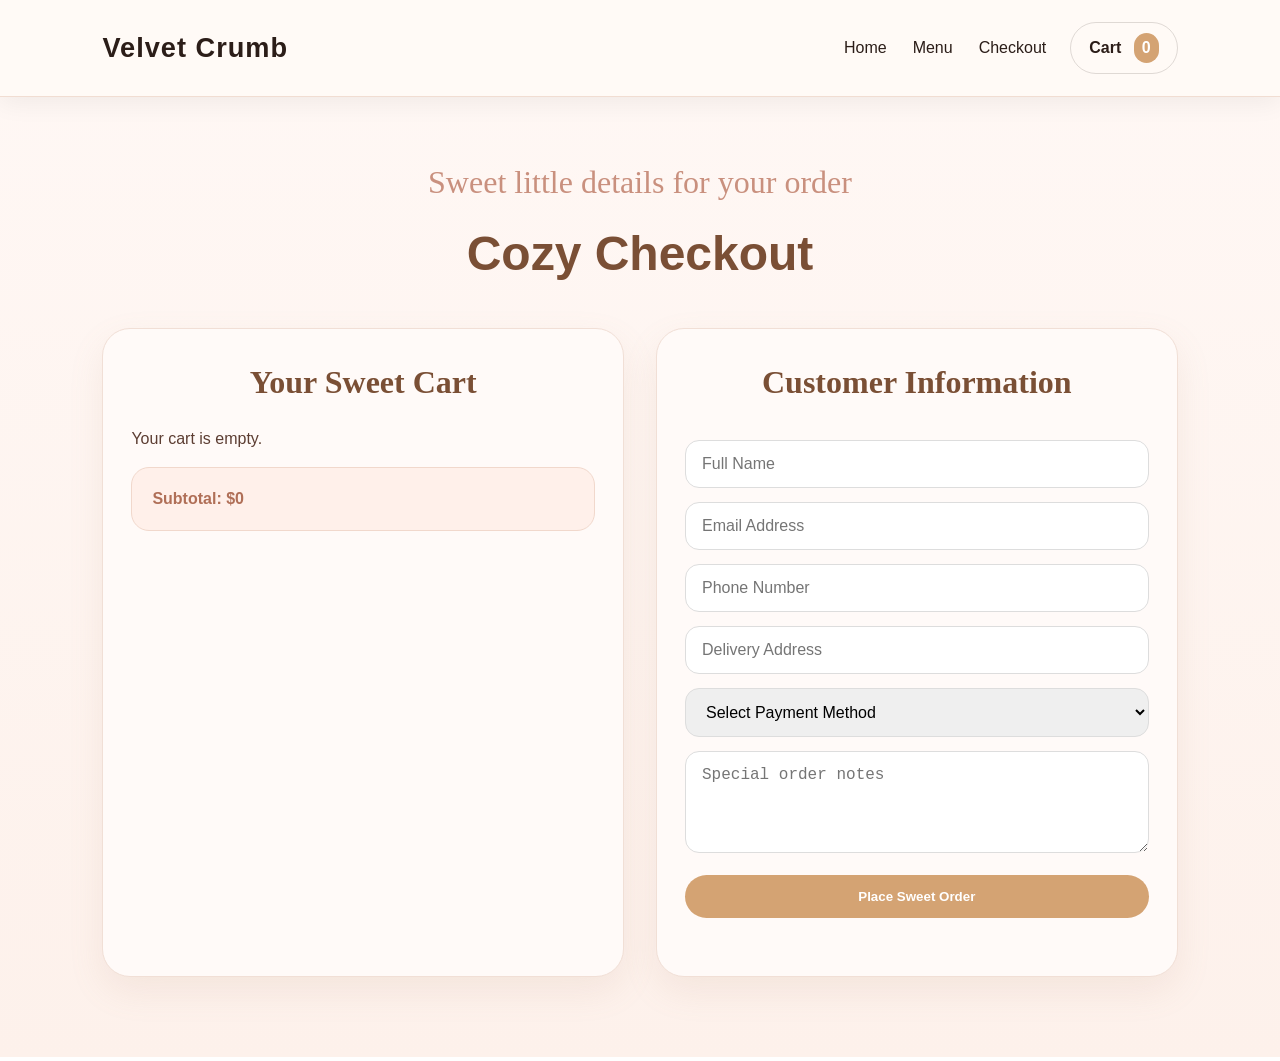
<file: checkout.html>
<!DOCTYPE html>
<html lang="en">
<head>
    <meta charset="UTF-8">
    <meta name="viewport" content="width=device-width, initial-scale=1.0">
    <title>Checkout | Velvet Crumb Bakery</title>
    <link rel="stylesheet" href="style.css">
</head>
<body class="checkout-page">

    <nav class="navbar light-nav cozy-nav">
        <div class="logo dark-logo">Velvet Crumb</div>
    
        <button class="menu-toggle dark-toggle" id="menu-toggle" aria-label="Open menu">
            ☰
        </button>
    
        <div class="nav-menu" id="nav-menu">
            <ul class="nav-links dark-links">
                <li><a href="index.html">Home</a></li>
                <li><a href="index.html#products">Menu</a></li>
                <li><a href="checkout.html">Checkout</a></li>
            </ul>
    
            <a href="checkout.html" class="cart-link dark-cart">
                Cart <span id="cart-count">0</span>
            </a>
        </div>
    </nav>

    <section class="section checkout-section">
        <p class="checkout-subtitle">Sweet little details for your order</p>
        <h1 class="checkout-title">Cozy Checkout</h1>

        <div class="checkout-layout">
            <div class="cart-panel cozy-panel">
                <h2>Your Sweet Cart</h2>
                <div id="cart-items"></div>
                <div class="cart-summary">
                    <p>Subtotal: <span id="cart-total">$0</span></p>
                </div>
            </div>

            <form class="checkout-form cozy-form" onsubmit="placeOrder(event)">
                <h2>Customer Information</h2>

                <input type="text" id="name" placeholder="Full Name" required>
                <input type="email" id="email" placeholder="Email Address" required>
                <input type="text" id="phone" placeholder="Phone Number" required>
                <input type="text" id="address" placeholder="Delivery Address" required>

                <select id="payment" required>
                    <option value="">Select Payment Method</option>
                    <option>Credit Card</option>
                    <option>Debit Card</option>
                    <option>Cash on Delivery</option>
                </select>

                <textarea id="notes" rows="4" placeholder="Special order notes"></textarea>

                <button type="submit" class="btn full-btn cozy-btn">Place Sweet Order</button>
                <p id="order-message" class="order-message"></p>
            </form>
        </div>
    </section>

    <script src="script.js"></script>
</body>
</html>
</file>
<file: style.css>
*{
    margin: 0;
    padding: 0;
    box-sizing: border-box;
}

html{
    scroll-behavior: smooth;
}

body{
    font-family: Arial, sans-serif;
    background: #fffaf6;
    color: #2b1d18;
    line-height: 1.6;
    overflow-x: hidden;
}

img{
    max-width: 100%;
    display: block;
}

/* Navbar */
.navbar{
    width: 100%;
    display: flex;
    justify-content: space-between;
    align-items: center;
    gap: 20px;
    padding: 22px 8%;
    position: relative;
}

.logo{
    font-size: 1.7rem;
    font-weight: 700;
    letter-spacing: 1px;
    color: white;
}

.nav-menu{
    display: flex;
    align-items: center;
    gap: 24px;
}

.nav-links{
    list-style: none;
    display: flex;
    gap: 26px;
}

.nav-links a{
    text-decoration: none;
    color: white;
    font-weight: 500;
    transition: 0.3s;
}

.nav-links a:hover{
    color: #f1c27d;
}

.cart-link{
    text-decoration: none;
    color: white;
    border: 1px solid rgba(255,255,255,0.5);
    padding: 10px 18px;
    border-radius: 999px;
    font-weight: 600;
}

#cart-count{
    display: inline-block;
    min-width: 24px;
    text-align: center;
    margin-left: 8px;
    background: #d4a373;
    color: white;
    border-radius: 999px;
    padding: 2px 8px;
}

/* Toggle button */
.menu-toggle{
    display: none;
    background: transparent;
    border: none;
    color: white;
    font-size: 2rem;
    cursor: pointer;
}

.dark-toggle{
    color: #2b1d18;
}

/* Light navbar */
.light-nav{
    background: white;
    box-shadow: 0 6px 24px rgba(0,0,0,0.06);
}

.dark-logo{
    color: #2b1d18;
}

.dark-links a{
    color: #2b1d18;
}

.dark-cart{
    color: #2b1d18;
    border: 1px solid rgba(43,29,24,0.15);
}

/* Mobile navbar */
@media (max-width: 768px){
    .menu-toggle{
        display: block;
    }

    .nav-menu{
        display: none;
        position: absolute;
        top: 100%;
        right: 8%;
        width: 260px;
        background: rgba(43, 29, 24, 0.96);
        border-radius: 20px;
        padding: 20px;
        flex-direction: column;
        align-items: flex-start;
        box-shadow: 0 12px 30px rgba(0,0,0,0.2);
        z-index: 1000;
    }

    .nav-menu.active{
        display: flex;
    }

    .nav-links{
        width: 100%;
        flex-direction: column;
        gap: 14px;
    }

    .nav-links a{
        color: white;
    }

    .cart-link{
        width: 100%;
        text-align: center;
        margin-top: 10px;
    }

    .dark-links a{
        color: white;
    }

    .dark-cart{
        color: white;
        border: 1px solid rgba(255,255,255,0.3);
    }

    .light-nav .nav-menu{
        background: #fff7f2;
    }

    .light-nav .dark-links a{
        color: #2b1d18;
    }

    .light-nav .dark-cart{
        color: #2b1d18;
        border: 1px solid rgba(43,29,24,0.15);
    }
}

.dark-logo{
    color: #2b1d18;
}

.dark-links a{
    color: #2b1d18;
}

.dark-cart{
    color: #2b1d18;
    border: 1px solid rgba(43,29,24,0.15);
}

/* Hero */
.hero{
    min-height: 100vh;
    background: url("backdrop.jpg") center/cover no-repeat;
    display: flex;
    flex-direction: column;
}

.hero-content{
    flex: 1;
    display: flex;
    flex-direction: column;
    justify-content: center;
    max-width: 760px;
    padding: 40px 8%;
    color: white;
}

.eyebrow{
    text-transform: uppercase;
    letter-spacing: 3px;
    font-size: 0.9rem;
    margin-bottom: 16px;
}

.hero-content h1{
    font-size: clamp(2.2rem, 6vw, 4rem);
    line-height: 1.1;
    margin-bottom: 20px;
}

.hero-content p{
    font-size: clamp(1rem, 2vw, 1.1rem);
    max-width: 620px;
    margin-bottom: 30px;
}

.btn{
    display: inline-block;
    text-decoration: none;
    background: #d4a373;
    color: white;
    border: none;
    padding: 14px 28px;
    border-radius: 999px;
    font-weight: 700;
    cursor: pointer;
    transition: 0.3s;
    text-align: center;
}

.btn:hover{
    background: #b08968;
}

/* Sections */
.section{
    padding: 80px 8%;
}

.section h2{
    font-size: clamp(2rem, 4vw, 2.5rem);
    text-align: center;
    margin-bottom: 18px;
}

.intro p{
    max-width: 760px;
    margin: 0 auto;
    text-align: center;
    color: #6d5a52;
}

/* Display image section */
.display-section{
    padding: 20px 8% 60px;
}

.display-section img{
    width: 100%;
    height: 500px;
    object-fit: cover;
    border-radius: 22px;
    box-shadow: 0 15px 40px rgba(0,0,0,0.1);
}

/* Products */
.product-grid{
    display: grid;
    grid-template-columns: repeat(3, minmax(0, 1fr));
    gap: 28px;
    margin-top: 40px;
}

.card{
    background: white;
    border-radius: 22px;
    overflow: hidden;
    box-shadow: 0 12px 30px rgba(0,0,0,0.08);
    transition: transform 0.3s, box-shadow 0.3s;
}

.card:hover{
    transform: translateY(-6px);
    box-shadow: 0 18px 40px rgba(0,0,0,0.12);
}

.card img{
    width: 100%;
    height: 240px;
    object-fit: cover;
    transition: 0.4s;
}

.card:hover img{
    transform: scale(1.05);
}

.card-body{
    padding: 22px;
}

.card-body h3{
    font-size: 1.35rem;
    margin-bottom: 10px;
}

.card-body p{
    color: #6f5f58;
    margin-bottom: 18px;
}

.product-row{
    display: flex;
    justify-content: space-between;
    align-items: center;
    gap: 12px;
    flex-wrap: wrap;
}

.price{
    font-size: 1.2rem;
    font-weight: 700;
    color: #b08968;
}

.card button{
    border: none;
    background: #d4a373;
    color: white;
    border-radius: 999px;
    padding: 12px 18px;
    font-weight: 700;
    cursor: pointer;
    transition: 0.3s;
}

.card button:hover{
    background: #b08968;
}

/* Checkout */
.checkout-page{
    background: linear-gradient(to bottom, #fff8f5, #fdf1eb);
    color: #5c3d32;
}

.cozy-nav{
    background: rgba(255, 250, 246, 0.95);
    backdrop-filter: blur(8px);
    border-bottom: 1px solid #f1ddd2;
}

.checkout-section{
    padding-top: 60px;
}

.checkout-subtitle{
    text-align: center;
    font-family: "Brush Script MT", cursive;
    font-size: 2rem;
    color: #c9907e;
    margin-bottom: 8px;
}

.checkout-title{
    text-align: center;
    font-size: clamp(2rem, 5vw, 3rem);
    color: #7a4f35;
    margin-bottom: 35px;
}

.cozy-panel,
.cozy-form{
    background: #fffaf8;
    border: 1px solid #f1dfd6;
    border-radius: 28px;
    box-shadow: 0 14px 35px rgba(181, 138, 117, 0.12);
}

.cozy-panel h2,
.cozy-form h2{
    color: #7a4f35;
    font-family: "Brush Script MT", cursive;
    font-size: 2rem;
    margin-bottom: 18px;
}

.checkout-layout{
    display: grid;
    grid-template-columns: 1fr 1fr;
    gap: 32px;
}

.cart-panel,
.checkout-form{
    padding: 28px;
}

.cart-item{
    background: #fff3ee;
    padding: 16px 18px;
    border-radius: 18px;
    border: 1px solid #f2ddd4;
    margin-bottom: 14px;
    display: flex;
    justify-content: space-between;
    align-items: center;
    gap: 14px;
}

.cart-item:last-child{
    margin-bottom: 0;
}

.cart-item-info h4{
    color: #6c4638;
    font-size: 1.1rem;
    margin-bottom: 4px;
}

.cart-item-info p{
    color: #9b7463;
}

.cart-controls{
    display: flex;
    align-items: center;
    gap: 10px;
    flex-wrap: wrap;
}

.cart-summary{
    margin-top: 16px;
    padding: 18px 20px;
    background: #fff0ea;
    border-radius: 18px;
    border: 1px solid #f1d8cc;
    color: #b06f57;
    font-weight: 700;
}

.checkout-form{
    display: flex;
    flex-direction: column;
    gap: 14px;
}

.checkout-form input,
.checkout-form select,
.checkout-form textarea{
    width: 100%;
    padding: 14px 16px;
    border: 1px solid #ddd;
    border-radius: 14px;
    font-size: 1rem;
    outline: none;
}

.checkout-form input:focus,
.checkout-form select:focus,
.checkout-form textarea:focus{
    border-color: #d8a58d;
    box-shadow: 0 0 0 4px rgba(216, 165, 141, 0.15);
}

.full-btn{
    width: 100%;
    margin-top: 8px;
}

.qty-btn,
.remove-btn{
    border: none;
    cursor: pointer;
    border-radius: 999px;
    font-weight: 700;
}

.qty-btn{
    width: 32px;
    height: 32px;
    background: #f6ddd1;
    color: #7a4f35;
}

.remove-btn{
    background: #8b5e4b;
    color: white;
    padding: 9px 14px;
}

.remove-btn:hover{
    background: #744a39;
}

.order-message{
    margin-top: 16px;
    text-align: center;
    color: #b26f59;
    font-family: "Brush Script MT", cursive;
    font-size: 1.6rem;
}

/* Cute popup */
.cute-popup{
    position: fixed;
    bottom: 20px;
    right: 20px;
    max-width: 320px;
    background: #fff0f5;
    color: #7a4f35;
    padding: 16px 24px;
    border-radius: 20px;
    box-shadow: 0 10px 25px rgba(0,0,0,0.15);
    font-family: "Brush Script MT", cursive;
    font-size: 1.2rem;
    opacity: 0;
    transform: translateY(20px);
    transition: 0.4s;
    z-index: 1000;
}

.cute-popup.show{
    opacity: 1;
    transform: translateY(0);
}

/* Footer */
.footer{
    text-align: center;
    padding: 26px;
    background: #2b1d18;
    color: #f5e7da;
}

/* Large tablets */
@media (max-width: 992px){
    .product-grid{
        grid-template-columns: repeat(2, minmax(0, 1fr));
    }

    .checkout-layout{
        grid-template-columns: 1fr;
    }

    .display-section img{
        height: 400px;
    }
}

/* Tablets and phones */
@media (max-width: 768px){
    .navbar{
        flex-direction: column;
        justify-content: center;
        text-align: center;
    }

    .nav-links{
        justify-content: center;
        gap: 16px;
    }

    .hero{
        background-position: center;
    }

    .hero-content{
        align-items: center;
        text-align: center;
        padding: 60px 8%;
    }

    .btn{
        width: 100%;
        max-width: 260px;
    }

    .product-grid{
        grid-template-columns: 1fr;
    }

    .product-row{
        flex-direction: column;
        align-items: flex-start;
    }

    .display-section img{
        height: 320px;
    }

    .cart-item{
        flex-direction: column;
        align-items: flex-start;
    }

    .cart-controls{
        width: 100%;
    }

    .cute-popup{
        right: 12px;
        left: 12px;
        bottom: 12px;
        max-width: none;
        text-align: center;
    }
}

/* Small phones */
@media (max-width: 480px){
    .navbar{
        padding: 18px 5%;
    }

    .hero-content{
        padding: 40px 5%;
    }

    .section{
        padding: 60px 5%;
    }

    .display-section{
        padding: 10px 5% 50px;
    }

    .card-body{
        padding: 18px;
    }

    .checkout-form,
    .cart-panel{
        padding: 20px;
    }

    .checkout-subtitle{
        font-size: 1.5rem;
    }

    .cozy-panel h2,
    .cozy-form h2{
        font-size: 1.6rem;
    }
}
</file>
